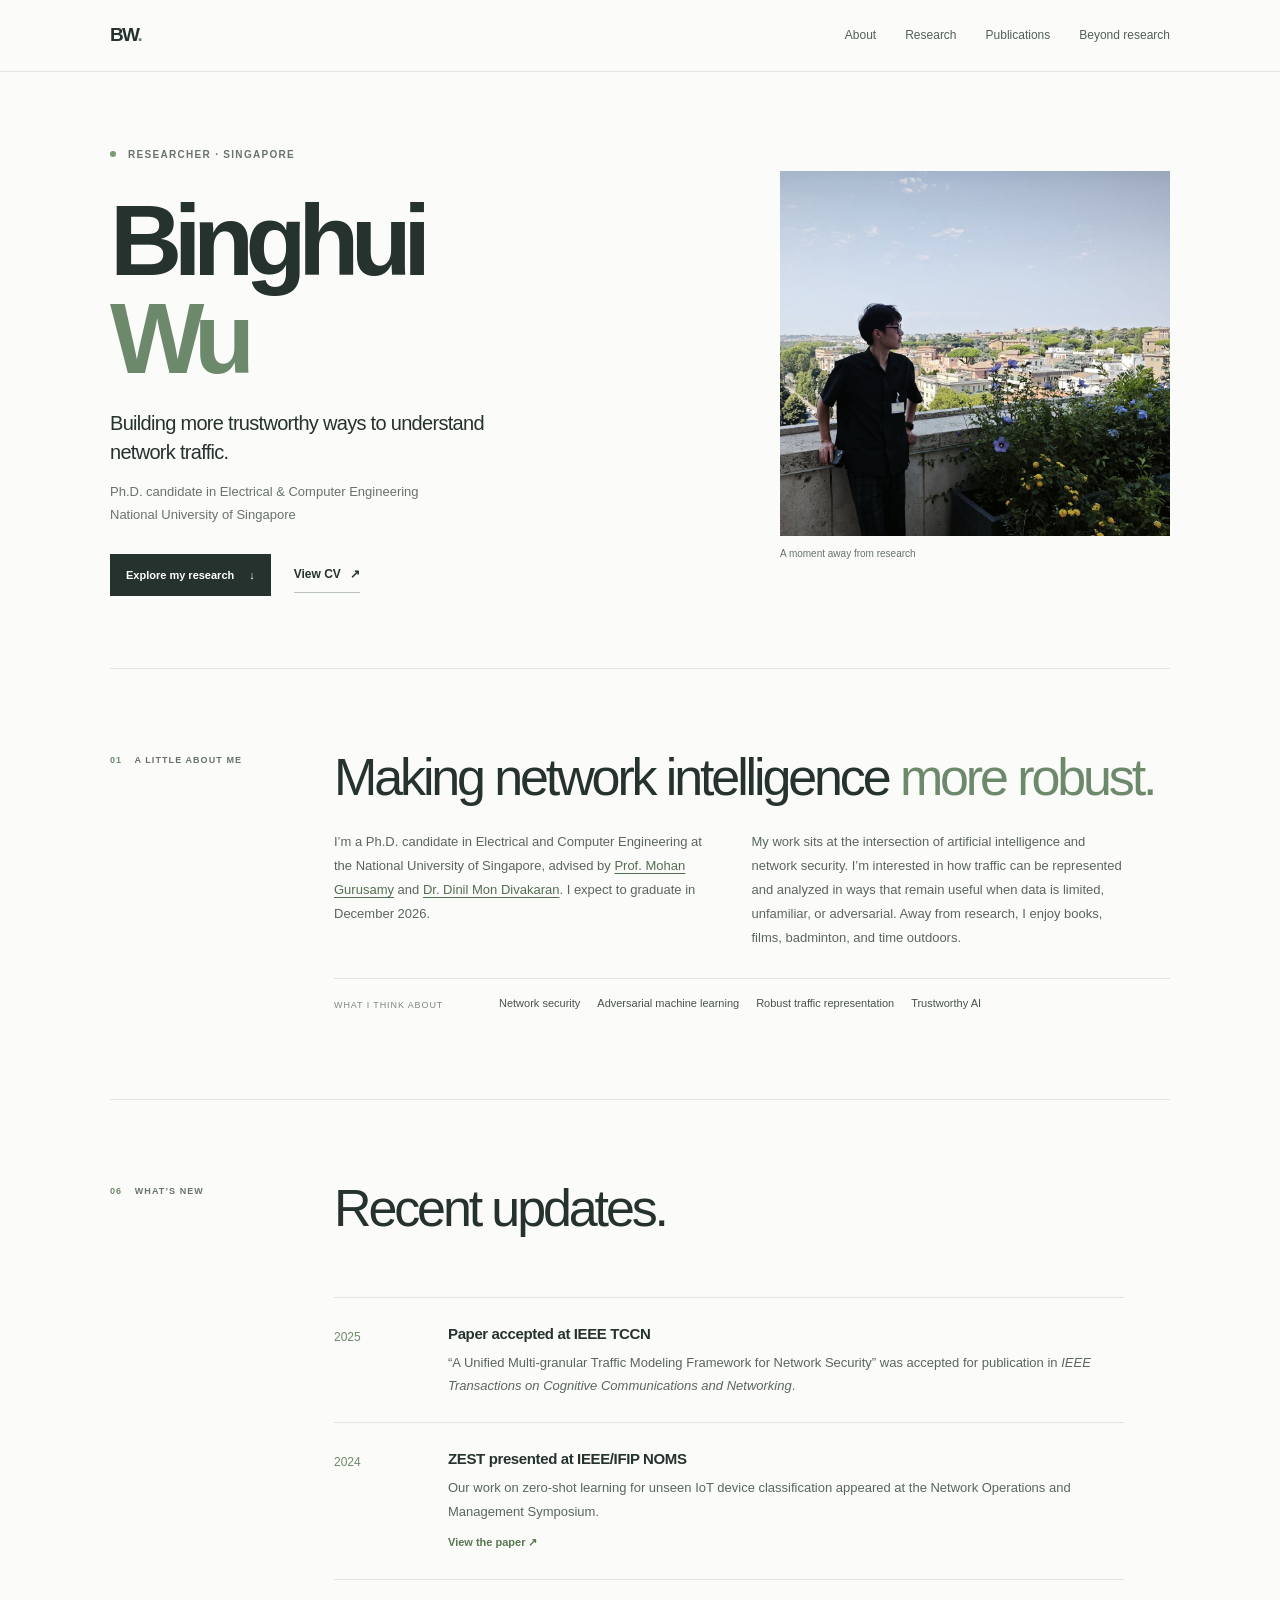
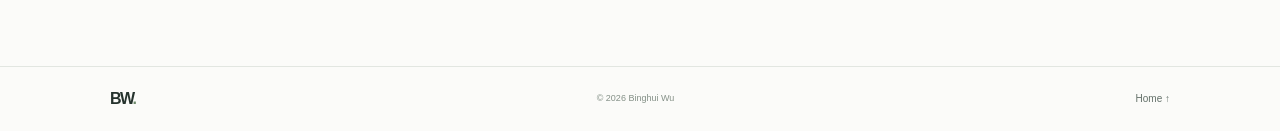
<file: index.html>
<!doctype html>
<html lang="en">
<head>
  <meta charset="utf-8">
  <meta name="viewport" content="width=device-width, initial-scale=1">
  <meta name="description" content="Binghui Wu is a Ph.D. candidate in Electrical and Computer Engineering at the National University of Singapore, researching AI and network security.">
  <meta property="og:type" content="website">
  <meta property="og:title" content="Binghui Wu — AI & Network Security">
  <meta property="og:description" content="Ph.D. candidate at the National University of Singapore researching AI, network security, and robust traffic representation learning.">
  <meta property="og:image" content="assets/images/profile.jpg">
  <meta name="theme-color" content="#fbfbf9">
  <title>Home — Binghui Wu</title>
  <link rel="icon" href="assets/images/favicon.png" type="image/png">
  <link rel="stylesheet" href="assets/css/site.css">
  <link rel="stylesheet" href="assets/css/overrides.css">
</head>
<body>
  <a class="skip-link" href="#main">Skip to content</a>
  <header class="site-header">
    <a class="wordmark" href="index.html#home" aria-label="Binghui Wu home">BW<span>.</span></a>
    <button class="menu-toggle" aria-expanded="false" aria-controls="site-nav" aria-label="Toggle navigation"><span></span><span></span></button>
    <nav id="site-nav" class="site-nav" aria-label="Main navigation">
      <a href="about.html">About</a><a href="research.html">Research</a><a href="publications.html">Publications</a><a href="beyond-research.html">Beyond research</a>
    </nav>
  </header>
  <main id="main">
    <section class="hero section-wrap" id="home" aria-labelledby="hero-title">
          <div class="hero-copy">
            <p class="eyebrow"><span class="status-dot"></span> Researcher · Singapore</p>
            <h1 id="hero-title">Binghui<br><span>Wu</span></h1>
            <p class="hero-lede">Building more trustworthy ways to understand network traffic.</p>
            <p class="hero-meta">Ph.D. candidate in Electrical &amp; Computer Engineering<br>National University of Singapore</p>
            <div class="hero-actions"><a class="button button-dark" href="research.html">Explore my research <span aria-hidden="true">↓</span></a><a class="text-link" href="assets/files/cv.pdf" target="_blank" rel="noopener">View CV <span aria-hidden="true">↗</span></a></div>
          </div>
          <div class="hero-visual">
            <div class="portrait-frame"><img src="assets/images/profile.jpg" alt="Binghui Wu" fetchpriority="high"></div>
            <div class="portrait-caption">A moment away from research</div>
          </div>
        </section>
    <section class="intro section-wrap section-block" id="about">
          <div class="section-label"><span>01</span> A little about me</div>
          <div class="intro-content">
            <h2>Making network intelligence <em>more robust.</em></h2>
            <div class="intro-columns"><p>I’m a Ph.D. candidate in Electrical and Computer Engineering at the National University of Singapore, advised by <a href="https://cde.nus.edu.sg/ece/staff/mohan-gurusamy/">Prof. Mohan Gurusamy</a> and <a href="https://www.dinil.net/">Dr. Dinil Mon Divakaran</a>. I expect to graduate in December 2026.</p><p>My work sits at the intersection of artificial intelligence and network security. I’m interested in how traffic can be represented and analyzed in ways that remain useful when data is limited, unfamiliar, or adversarial. Away from research, I enjoy books, films, badminton, and time outdoors.</p></div>
            <div class="interest-list"><span>What I think about</span><div><b>Network security</b><b>Adversarial machine learning</b><b>Robust traffic representation</b><b>Trustworthy AI</b></div></div>
          </div>
        </section>
    <section class="news-home section-wrap section-block" id="whats-new">
          <div class="section-label"><span>06</span> What’s New</div>
          <div class="news-content"><h2>Recent updates.</h2>
            <div class="news-list">
              <article class="news-item"><time datetime="2025">2025</time><div><h3>Paper accepted at IEEE TCCN</h3><p>“A Unified Multi-granular Traffic Modeling Framework for Network Security” was accepted for publication in <i>IEEE Transactions on Cognitive Communications and Networking</i>.</p></div></article>
              <article class="news-item"><time datetime="2024">2024</time><div><h3>ZEST presented at IEEE/IFIP NOMS</h3><p>Our work on zero-shot learning for unseen IoT device classification appeared at the Network Operations and Management Symposium.</p><a href="https://ieeexplore.ieee.org/abstract/document/10575079" target="_blank" rel="noopener">View the paper ↗</a></div></article>
            </div>
          </div>
        </section>
  </main>
  <footer class="site-footer"><a class="wordmark" href="index.html#home">BW<span>.</span></a><p>© <span id="year">2026</span> Binghui Wu</p><a href="index.html#home">Home ↑</a></footer>
  <script src="assets/js/site.js" defer></script>
</body>
</html>
</file>
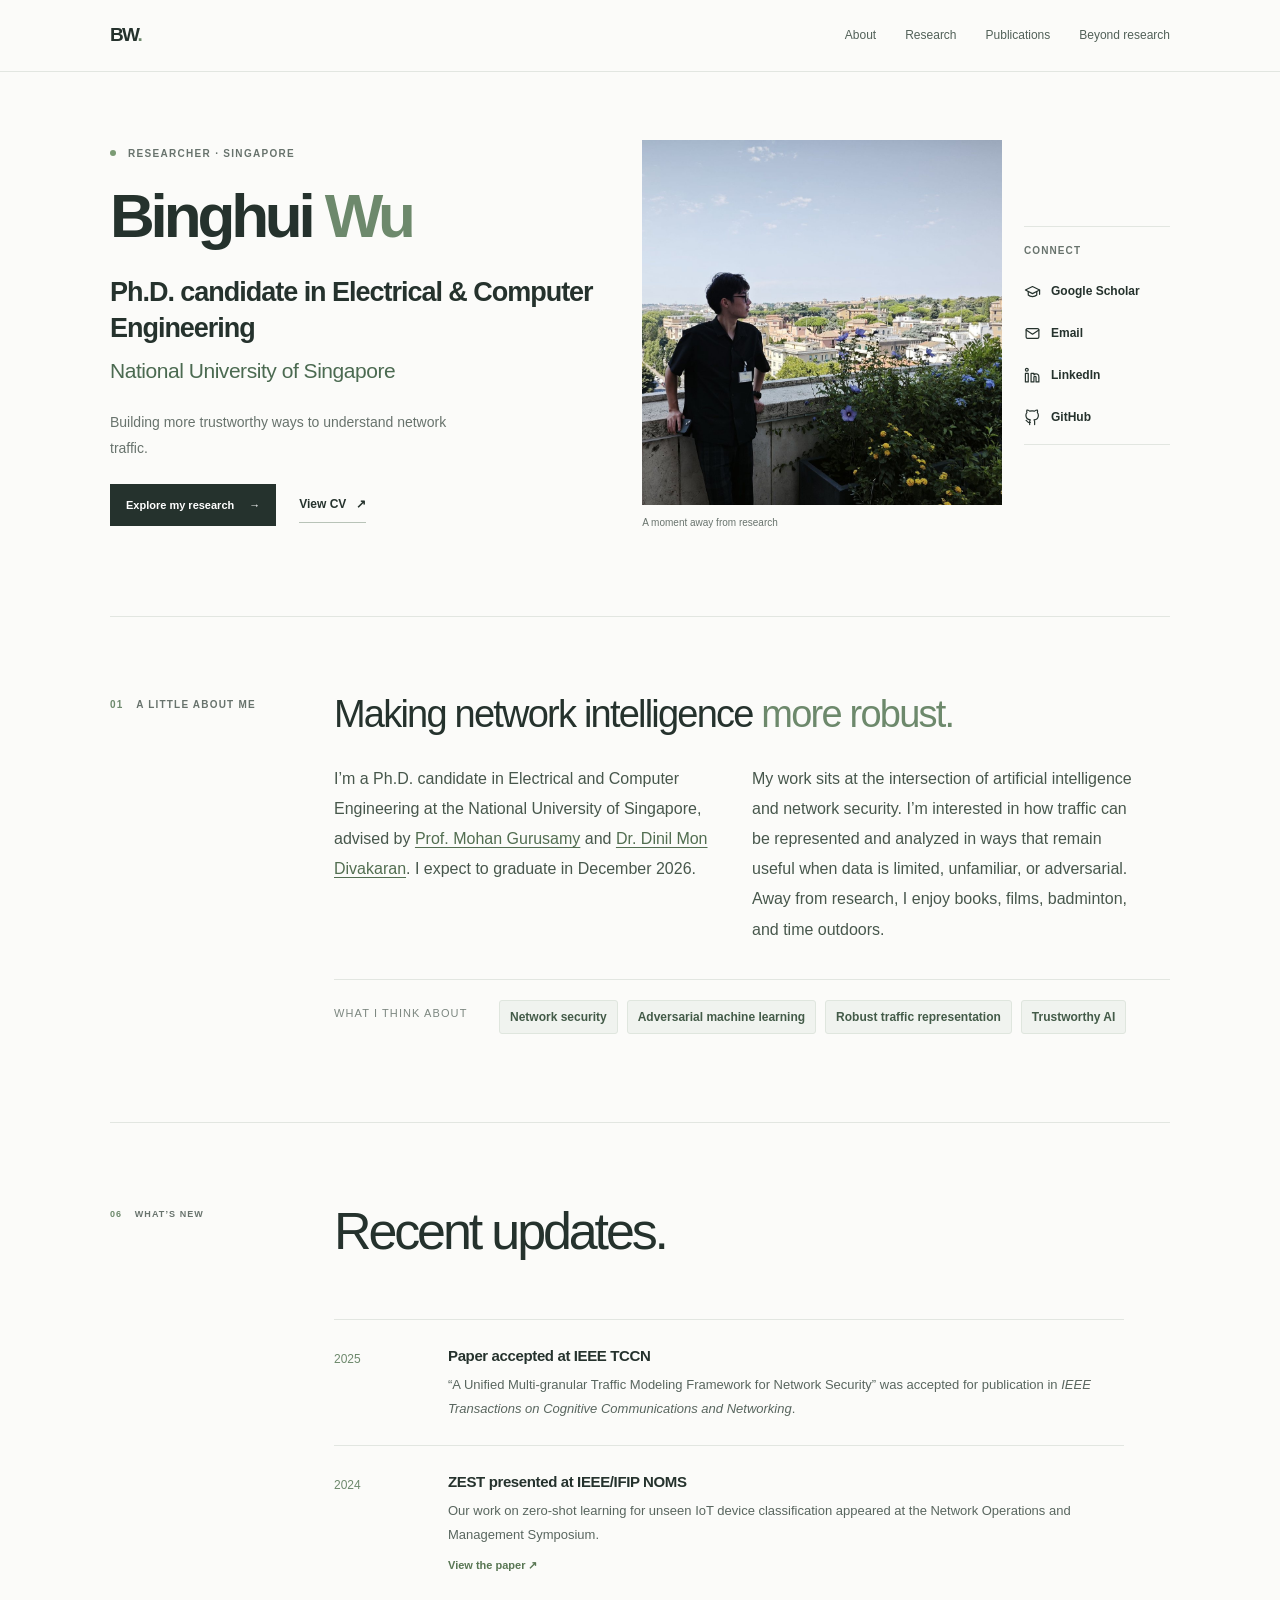
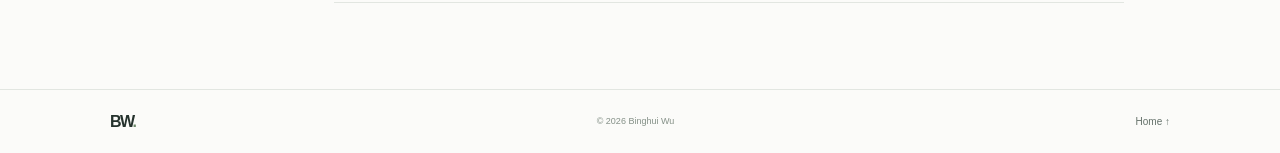
<file: about.html>
<!doctype html>
<html lang="en">
<head>
  <meta charset="utf-8">
  <meta name="viewport" content="width=device-width, initial-scale=1">
  <meta name="description" content="Binghui Wu is a Ph.D. candidate in Electrical and Computer Engineering at the National University of Singapore, researching AI and network security.">
  <meta property="og:type" content="website">
  <meta property="og:title" content="Binghui Wu — AI & Network Security">
  <meta property="og:description" content="Ph.D. candidate at the National University of Singapore researching AI, network security, and robust traffic representation learning.">
  <meta property="og:image" content="assets/images/profile.jpg">
  <meta name="theme-color" content="#fbfbf9">
  <title>About — Binghui Wu</title>
  <link rel="icon" href="assets/images/favicon.png" type="image/png">
  <link rel="stylesheet" href="assets/css/site.css">
  <link rel="stylesheet" href="assets/css/overrides.css">
  <!-- About page styles are embedded so replacing this single HTML file is enough. -->
  <style>
/* About-page-only layout and type adjustments. Kept separate so other pages stay unchanged. */
.about-hero {
  grid-template-columns: minmax(0, 1fr) minmax(0, 1.08fr);
  gap: clamp(25px, 3.4vw, 44px);
  min-height: 515px;
  padding-top: 68px;
  padding-bottom: 85px;
}

.about-hero .hero-copy { min-width: 0; }
.about-hero .hero-copy .eyebrow { margin: 0 0 22px; }
.about-hero h1 {
  font-size: clamp(45px, 5vw, 62px);
  line-height: 1.04;
  letter-spacing: -.067em;
  margin: 0 0 26px;
  font-weight: 600;
  white-space: nowrap;
}
.about-role {
  font-size: clamp(21px, 2.3vw, 27px);
  font-weight: 600;
  line-height: 1.35;
  letter-spacing: -.038em;
  max-width: 510px;
  margin: 0 0 9px;
}
.about-university {
  font-size: clamp(17px, 1.8vw, 21px);
  font-weight: 500;
  line-height: 1.45;
  letter-spacing: -.022em;
  color: #4b6a51;
  margin: 0;
}
.about-tagline {
  font-size: 14px;
  line-height: 1.8;
  color: var(--muted);
  max-width: 360px;
  margin: 24px 0 0;
}
.about-hero .hero-actions { margin-top: 23px; }
.about-hero-visual {
  display: grid;
  grid-template-columns: minmax(0, 1fr) 146px;
  gap: 22px;
  width: 100%;
  max-width: none;
  align-items: center;
  justify-self: stretch;
}
.about-photo { min-width: 0; }
.about-hero-visual .portrait-frame { height: 365px; }
.about-social {
  min-width: 0;
  align-self: center;
  border-top: 1px solid var(--line);
  border-bottom: 1px solid var(--line);
  padding: 15px 0 8px;
}
.about-social-heading {
  color: var(--muted);
  font-size: 10px;
  font-weight: 650;
  text-transform: uppercase;
  letter-spacing: .11em;
  margin: 0 0 13px;
}
.about-social-links { display: grid; gap: 4px; }
.about-social-links a {
  display: flex;
  align-items: center;
  gap: 10px;
  min-height: 38px;
  color: var(--ink);
  font-size: 12px;
  font-weight: 550;
  line-height: 1.35;
  transition: color .2s ease;
}
.about-social-links a:hover,
.about-social-links a:focus-visible { color: var(--accent); }
.about-social-links svg {
  flex: none;
  width: 17px;
  height: 17px;
  fill: none;
  stroke: currentColor;
  stroke-width: 1.7;
  stroke-linecap: round;
  stroke-linejoin: round;
}
.about-social-links a:focus-visible { outline: 2px solid var(--accent); outline-offset: 3px; }

/* More readable biography, with less visually dominant headings. */
.about-intro { padding-top: 74px; padding-bottom: 88px; }
.about-intro .section-label { font-size: 10px; }
.about-intro .intro-content h2 {
  font-size: clamp(30px, 3.3vw, 38px);
  max-width: 670px;
  line-height: 1.24;
  letter-spacing: -.047em;
}
.about-intro .intro-columns { margin-top: 26px; gap: 36px; }
.about-intro .intro-columns p {
  font-size: 16px;
  line-height: 1.88;
  color: #47574c;
}
.about-intro .interest-list { margin-top: 34px; padding-top: 20px; }
.about-intro .interest-list > span { font-size: 11px; }
.about-intro .interest-list div { gap: 9px; }
.about-intro .interest-list b {
  font-size: 12px;
  line-height: 1.5;
  font-weight: 550;
  color: #435b48;
  background: var(--soft);
  padding: 7px 10px;
  border: 1px solid #dfe6de;
  border-radius: 3px;
}

@media (max-width: 950px) {
  .about-hero { grid-template-columns: 1fr; gap: 38px; padding-top: 60px; padding-bottom: 66px; }
  .about-hero h1 { font-size: clamp(48px, 7vw, 62px); }
  .about-role { font-size: clamp(22px, 3.2vw, 27px); max-width: 630px; }
  .about-university { font-size: 20px; }
  .about-hero-visual { max-width: 690px; grid-template-columns: minmax(0, 1fr) 165px; gap: 26px; }
  .about-hero-visual .portrait-frame { height: 390px; }
}

@media (max-width: 600px) {
  .about-hero { padding-top: 44px; padding-bottom: 60px; gap: 30px; }
  .about-hero h1 { font-size: clamp(42px, 10vw, 58px); margin-bottom: 20px; }
  .about-role { font-size: 23px; }
  .about-university { font-size: 18px; }
  .about-tagline { margin-top: 18px; }
  .about-hero .hero-actions { flex-wrap: wrap; gap: 12px 23px; }
  .about-hero-visual { grid-template-columns: minmax(0, 1fr) 135px; gap: 16px; }
  .about-hero-visual .portrait-frame { height: 315px; }
  .about-social-links a { font-size: 11px; gap: 7px; }
  .about-social-links svg { width: 16px; height: 16px; }
  .about-intro { padding-top: 58px; padding-bottom: 64px; }
  .about-intro .intro-content h2 { font-size: 32px; }
  .about-intro .intro-columns { gap: 19px; }
  .about-intro .intro-columns p { font-size: 16px; }
  .about-intro .interest-list { margin-top: 27px; }
}

@media (max-width: 450px) {
  .about-hero-visual { grid-template-columns: 1fr; gap: 22px; }
  .about-hero-visual .portrait-frame { height: 340px; }
  .about-social { padding: 14px 0 12px; }
  .about-social-links { grid-template-columns: repeat(2, minmax(0, 1fr)); gap: 5px 10px; }
  .about-social-links a { font-size: 13px; }
  .about-social-heading { margin-bottom: 8px; }
}

  </style>
</head>
<body>
  <a class="skip-link" href="#main">Skip to content</a>
  <header class="site-header">
    <a class="wordmark" href="index.html#home" aria-label="Binghui Wu home">BW<span>.</span></a>
    <button class="menu-toggle" aria-expanded="false" aria-controls="site-nav" aria-label="Toggle navigation"><span></span><span></span></button>
    <nav id="site-nav" class="site-nav" aria-label="Main navigation">
      <a href="about.html" aria-current="page">About</a><a href="research.html">Research</a><a href="publications.html">Publications</a><a href="beyond-research.html">Beyond research</a>
    </nav>
  </header>
  <main id="main">
    <section class="hero about-hero section-wrap" id="home" aria-labelledby="hero-title">
      <div class="hero-copy">
        <p class="eyebrow"><span class="status-dot"></span> Researcher · Singapore</p>
        <h1 id="hero-title">Binghui <span>Wu</span></h1>
        <p class="about-role">Ph.D. candidate in Electrical &amp; Computer Engineering</p>
        <p class="about-university">National University of Singapore</p>
        <p class="about-tagline">Building more trustworthy ways to understand network traffic.</p>
        <div class="hero-actions">
          <a class="button button-dark" href="research.html">Explore my research <span aria-hidden="true">→</span></a>
          <a class="text-link" href="assets/files/cv.pdf" target="_blank" rel="noopener">View CV <span aria-hidden="true">↗</span></a>
        </div>
      </div>
      <div class="hero-visual about-hero-visual">
        <div class="about-photo">
          <div class="portrait-frame"><img src="assets/images/profile.jpg" alt="Portrait of Binghui Wu" fetchpriority="high"></div>
          <div class="portrait-caption">A moment away from research</div>
        </div>
        <aside class="about-social" aria-label="Contact and online profiles">
          <p class="about-social-heading">Connect</p>
          <div class="about-social-links">
            <a href="https://scholar.google.com/citations?hl=zh-CN&amp;user=BtQr_bcAAAAJ" target="_blank" rel="noopener noreferrer">
              <svg viewBox="0 0 24 24" aria-hidden="true"><path d="m2 10 10-5 10 5-10 5-10-5Z"/><path d="M6 12v5c3 3 9 3 12 0v-5"/><path d="M22 10v6"/></svg>
              <span>Google Scholar</span>
            </a>
            <a href="mailto:binghuiwu@u.nus.edu">
              <svg viewBox="0 0 24 24" aria-hidden="true"><rect x="3" y="5" width="18" height="14" rx="2"/><path d="m3 7 9 6 9-6"/></svg>
              <span>Email</span>
            </a>
            <a href="https://www.linkedin.com/in/binghui-wu-83883718a/" target="_blank" rel="noopener noreferrer">
              <svg viewBox="0 0 24 24" aria-hidden="true"><rect x="2" y="9" width="4" height="12"/><circle cx="4" cy="4" r="2"/><path d="M10 21v-12h4v2a4 4 0 0 1 7 3v7h-4v-7a2 2 0 0 0-3 0v7Z"/></svg>
              <span>LinkedIn</span>
            </a>
            <a href="https://github.com/Binghui99" target="_blank" rel="noopener noreferrer">
              <svg viewBox="0 0 24 24" aria-hidden="true"><path d="M9 19c-4.3 1.4-4.3-2.5-6-3m12 6v-3.9a3.4 3.4 0 0 0-.9-2.65c3-.35 6.2-1.47 6.2-6.8A5.28 5.28 0 0 0 18.9 5a4.9 4.9 0 0 0-.1-3.5S17.6 1.1 15 3a13.4 13.4 0 0 0-7 0C5.4 1.1 4.2 1.5 4.2 1.5A4.9 4.9 0 0 0 4.1 5a5.28 5.28 0 0 0-1.4 3.65c0 5.3 3.2 6.45 6.2 6.8A3.4 3.4 0 0 0 8 18.1V22"/></svg>
              <span>GitHub</span>
            </a>
          </div>
        </aside>
      </div>
    </section>
    <section class="intro about-intro section-wrap section-block" id="about">
          <div class="section-label"><span>01</span> A little about me</div>
          <div class="intro-content">
            <h2>Making network intelligence <em>more robust.</em></h2>
            <div class="intro-columns"><p>I’m a Ph.D. candidate in Electrical and Computer Engineering at the National University of Singapore, advised by <a href="https://cde.nus.edu.sg/ece/staff/mohan-gurusamy/">Prof. Mohan Gurusamy</a> and <a href="https://www.dinil.net/">Dr. Dinil Mon Divakaran</a>. I expect to graduate in December 2026.</p><p>My work sits at the intersection of artificial intelligence and network security. I’m interested in how traffic can be represented and analyzed in ways that remain useful when data is limited, unfamiliar, or adversarial. Away from research, I enjoy books, films, badminton, and time outdoors.</p></div>
            <div class="interest-list"><span>What I think about</span><div><b>Network security</b><b>Adversarial machine learning</b><b>Robust traffic representation</b><b>Trustworthy AI</b></div></div>
          </div>
        </section>
    <section class="news-home section-wrap section-block" id="whats-new">
          <div class="section-label"><span>06</span> What’s New</div>
          <div class="news-content"><h2>Recent updates.</h2>
            <div class="news-list">
              <article class="news-item"><time datetime="2025">2025</time><div><h3>Paper accepted at IEEE TCCN</h3><p>“A Unified Multi-granular Traffic Modeling Framework for Network Security” was accepted for publication in <i>IEEE Transactions on Cognitive Communications and Networking</i>.</p></div></article>
              <article class="news-item"><time datetime="2024">2024</time><div><h3>ZEST presented at IEEE/IFIP NOMS</h3><p>Our work on zero-shot learning for unseen IoT device classification appeared at the Network Operations and Management Symposium.</p><a href="https://ieeexplore.ieee.org/abstract/document/10575079" target="_blank" rel="noopener">View the paper ↗</a></div></article>
            </div>
          </div>
        </section>
  </main>
  <footer class="site-footer"><a class="wordmark" href="index.html#home">BW<span>.</span></a><p>© <span id="year">2026</span> Binghui Wu</p><a href="index.html#home">Home ↑</a></footer>
  <script src="assets/js/site.js" defer></script>
</body>
</html>
</file>
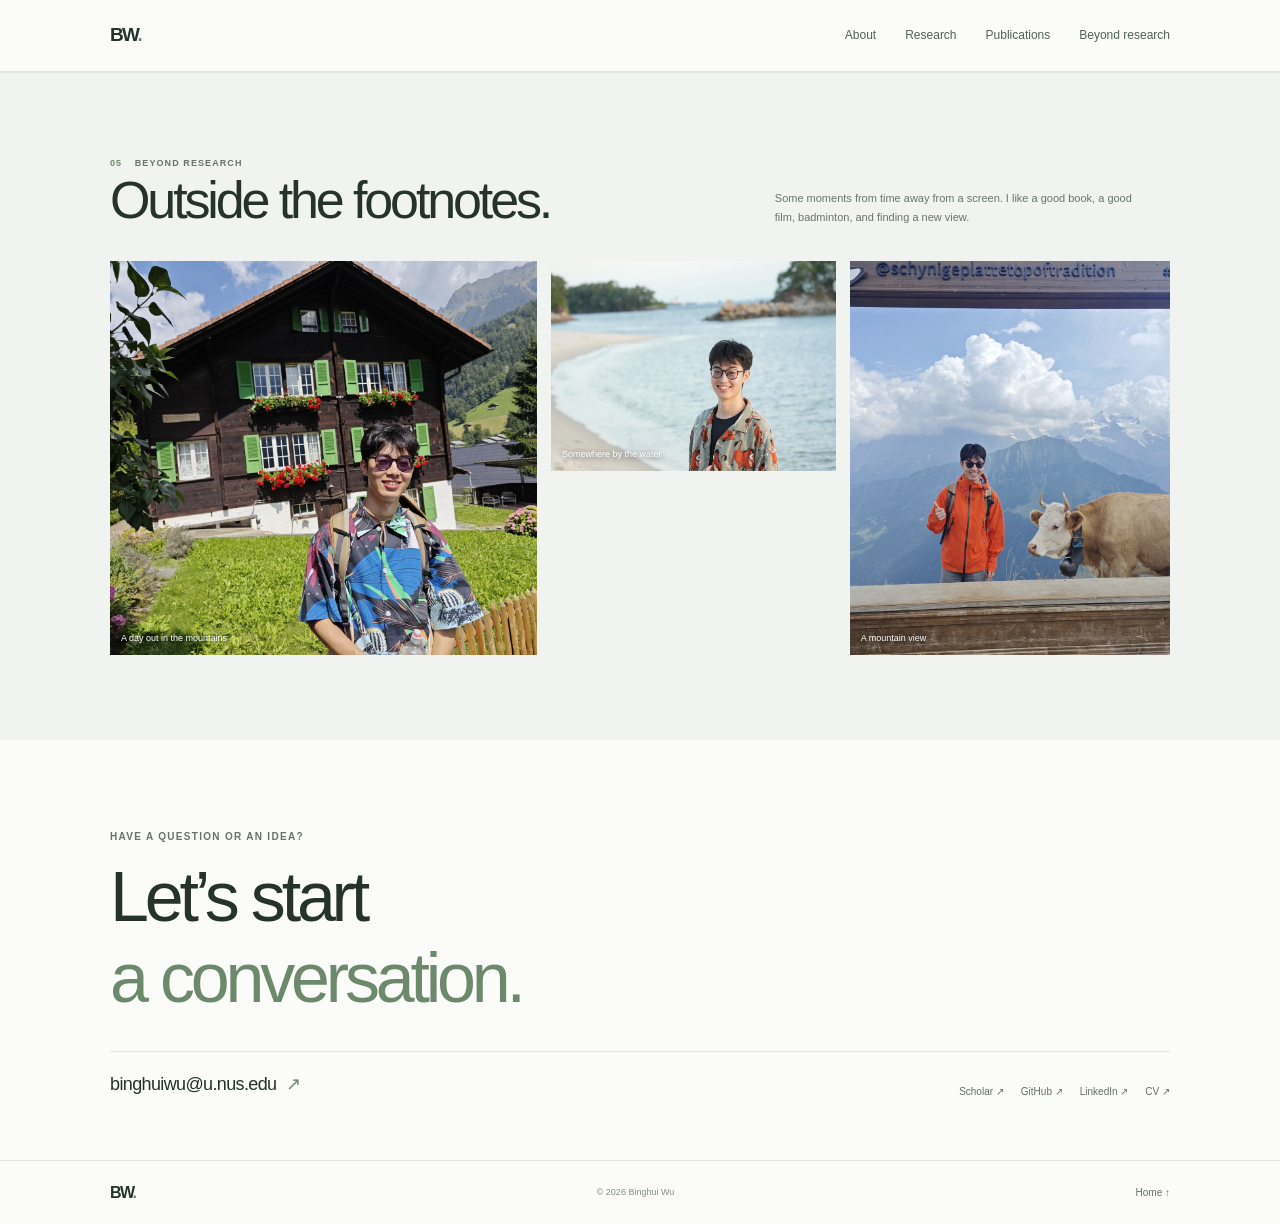
<file: beyond-research.html>
<!doctype html>
<html lang="en">
<head>
  <meta charset="utf-8">
  <meta name="viewport" content="width=device-width, initial-scale=1">
  <meta name="description" content="Binghui Wu is a Ph.D. candidate in Electrical and Computer Engineering at the National University of Singapore, researching AI and network security.">
  <meta property="og:type" content="website">
  <meta property="og:title" content="Binghui Wu — AI & Network Security">
  <meta property="og:description" content="Ph.D. candidate at the National University of Singapore researching AI, network security, and robust traffic representation learning.">
  <meta property="og:image" content="assets/images/profile.jpg">
  <meta name="theme-color" content="#fbfbf9">
  <title>Beyond research — Binghui Wu</title>
  <link rel="icon" href="assets/images/favicon.png" type="image/png">
  <link rel="stylesheet" href="assets/css/site.css">
  <link rel="stylesheet" href="assets/css/overrides.css">
</head>
<body>
  <a class="skip-link" href="#main">Skip to content</a>
  <header class="site-header">
    <a class="wordmark" href="index.html#home" aria-label="Binghui Wu home">BW<span>.</span></a>
    <button class="menu-toggle" aria-expanded="false" aria-controls="site-nav" aria-label="Toggle navigation"><span></span><span></span></button>
    <nav id="site-nav" class="site-nav" aria-label="Main navigation">
      <a href="about.html">About</a><a href="research.html">Research</a><a href="publications.html">Publications</a><a href="beyond-research.html" aria-current="page">Beyond research</a>
    </nav>
  </header>
  <main id="main">
    <section class="life section-block" id="life"><div class="section-wrap"><div class="section-label"><span>05</span> Beyond research</div><div class="life-heading"><h2>Outside the footnotes.</h2><p>Some moments from time away from a screen. I like a good book, a good film, badminton, and finding a new view.</p></div><div class="photo-grid"><figure class="photo photo-wide"><img src="assets/images/travel-alpine.jpg" loading="lazy" alt="A mountain village during a trip"><figcaption>A day out in the mountains</figcaption></figure><figure class="photo"><img src="assets/images/travel-coast.jpg" loading="lazy" alt="Standing by a quiet coastline"><figcaption>Somewhere by the water</figcaption></figure><figure class="photo photo-tall"><img src="assets/images/travel-window.jpg" loading="lazy" alt="A mountain view framed by a window"><figcaption>A mountain view</figcaption></figure></div></div></section>
    <section class="contact section-wrap" id="contact"><div class="contact-top"><p class="eyebrow">Have a question or an idea?</p><h2>Let’s start<br><em>a conversation.</em></h2></div><div class="contact-bottom"><a class="email-link" href="mailto:binghuiwu@u.nus.edu">binghuiwu@u.nus.edu <span aria-hidden="true">↗</span></a><div class="social-links"><a href="https://scholar.google.com/citations?hl=zh-CN&user=BtQr_bcAAAAJ" target="_blank" rel="noopener">Scholar ↗</a><a href="https://github.com/Binghui99" target="_blank" rel="noopener">GitHub ↗</a><a href="https://www.linkedin.com/in/binghui-wu-83883718a/" target="_blank" rel="noopener">LinkedIn ↗</a><a href="assets/files/cv.pdf" target="_blank" rel="noopener">CV ↗</a></div></div></section>
  </main>
  <footer class="site-footer"><a class="wordmark" href="index.html#home">BW<span>.</span></a><p>© <span id="year">2026</span> Binghui Wu</p><a href="index.html#home">Home ↑</a></footer>
  <script src="assets/js/site.js" defer></script>
</body>
</html>
</file>
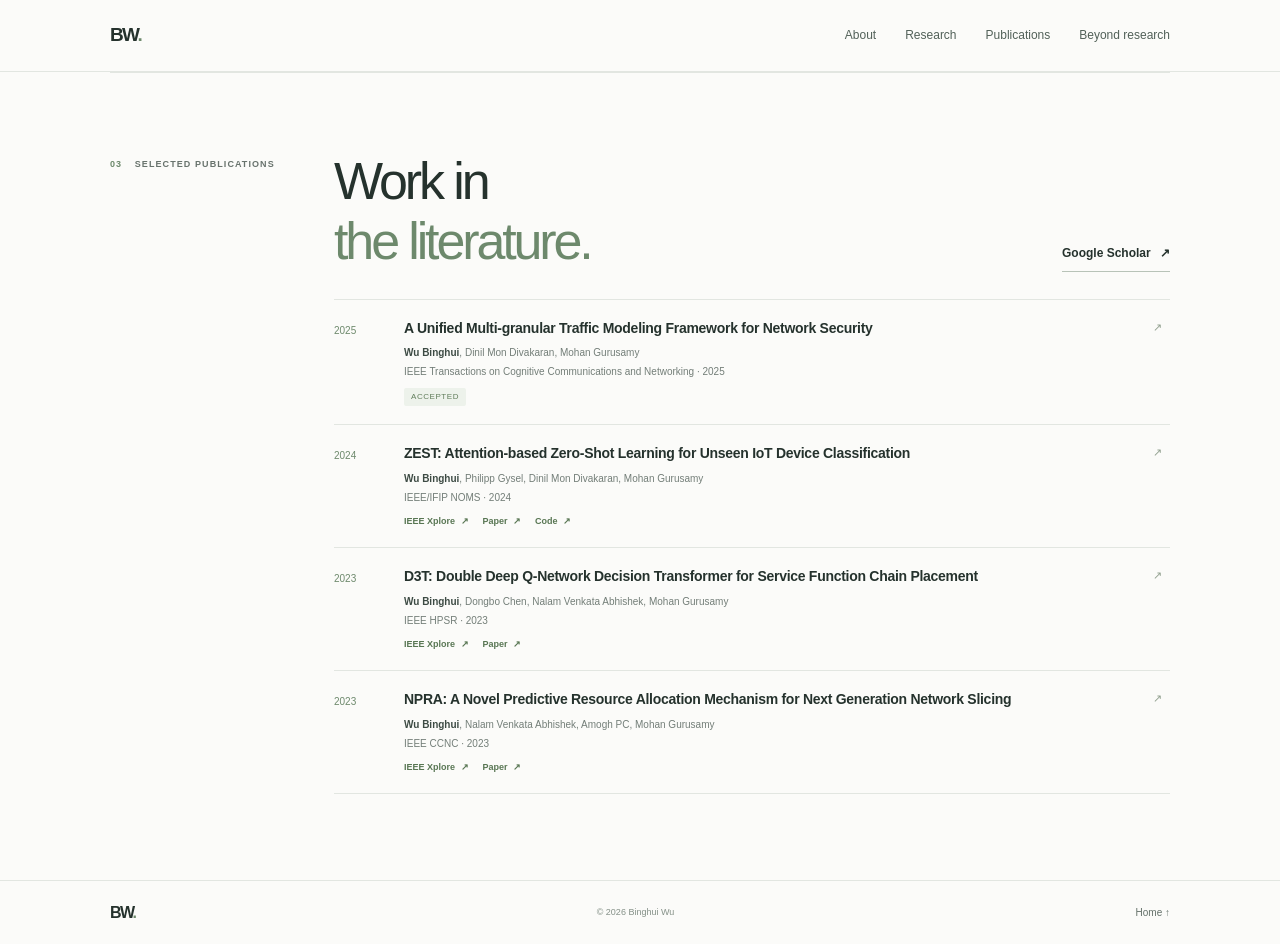
<file: publications.html>
<!doctype html>
<html lang="en">
<head>
  <meta charset="utf-8">
  <meta name="viewport" content="width=device-width, initial-scale=1">
  <meta name="description" content="Binghui Wu is a Ph.D. candidate in Electrical and Computer Engineering at the National University of Singapore, researching AI and network security.">
  <meta property="og:type" content="website">
  <meta property="og:title" content="Binghui Wu — AI & Network Security">
  <meta property="og:description" content="Ph.D. candidate at the National University of Singapore researching AI, network security, and robust traffic representation learning.">
  <meta property="og:image" content="assets/images/profile.jpg">
  <meta name="theme-color" content="#fbfbf9">
  <title>Publications — Binghui Wu</title>
  <link rel="icon" href="assets/images/favicon.png" type="image/png">
  <link rel="stylesheet" href="assets/css/site.css">
  <link rel="stylesheet" href="assets/css/overrides.css">
</head>
<body>
  <a class="skip-link" href="#main">Skip to content</a>
  <header class="site-header">
    <a class="wordmark" href="index.html#home" aria-label="Binghui Wu home">BW<span>.</span></a>
    <button class="menu-toggle" aria-expanded="false" aria-controls="site-nav" aria-label="Toggle navigation"><span></span><span></span></button>
    <nav id="site-nav" class="site-nav" aria-label="Main navigation">
      <a href="about.html">About</a><a href="research.html">Research</a><a href="publications.html" aria-current="page">Publications</a><a href="beyond-research.html">Beyond research</a>
    </nav>
  </header>
  <main id="main">
    <section class="publications section-wrap section-block" id="publications">
          <div class="section-label"><span>03</span> Selected publications</div>
          <div class="pub-content"><div class="pub-heading"><h2>Work in<br><em>the literature.</em></h2><a class="text-link" href="https://scholar.google.com/citations?hl=zh-CN&user=BtQr_bcAAAAJ" target="_blank" rel="noopener">Google Scholar <span aria-hidden="true">↗</span></a></div>
            <div class="pub-list">
              <article class="pub-item"><div class="pub-year">2025</div><div><h3>A Unified Multi-granular Traffic Modeling Framework for Network Security</h3><p class="authors"><strong>Wu Binghui</strong>, Dinil Mon Divakaran, Mohan Gurusamy</p><p class="venue">IEEE Transactions on Cognitive Communications and Networking · 2025</p><div class="pub-links"><span class="status-pill">Accepted</span></div></div><span class="pub-arrow" aria-hidden="true">↗</span></article>
              <article class="pub-item"><div class="pub-year">2024</div><div><h3>ZEST: Attention-based Zero-Shot Learning for Unseen IoT Device Classification</h3><p class="authors"><strong>Wu Binghui</strong>, Philipp Gysel, Dinil Mon Divakaran, Mohan Gurusamy</p><p class="venue">IEEE/IFIP NOMS · 2024</p><div class="pub-links"><a href="https://ieeexplore.ieee.org/abstract/document/10575079" target="_blank" rel="noopener">IEEE Xplore <span>↗</span></a><a href="https://drive.google.com/file/d/1yF6F47R_1AhOs3sw8REVj_S2_5bEqUSz/view?usp=sharing" target="_blank" rel="noopener">Paper <span>↗</span></a><a href="https://github.com/Binghui99/ZEST" target="_blank" rel="noopener">Code <span>↗</span></a></div></div><span class="pub-arrow" aria-hidden="true">↗</span></article>
              <article class="pub-item"><div class="pub-year">2023</div><div><h3>D3T: Double Deep Q-Network Decision Transformer for Service Function Chain Placement</h3><p class="authors"><strong>Wu Binghui</strong>, Dongbo Chen, Nalam Venkata Abhishek, Mohan Gurusamy</p><p class="venue">IEEE HPSR · 2023</p><div class="pub-links"><a href="https://ieeexplore.ieee.org/abstract/document/10147969" target="_blank" rel="noopener">IEEE Xplore <span>↗</span></a><a href="https://drive.google.com/file/d/1nPp_TBMvYnbv_Ms6Vg-HLodOGQWHWRjj/view?usp=sharing" target="_blank" rel="noopener">Paper <span>↗</span></a></div></div><span class="pub-arrow" aria-hidden="true">↗</span></article>
              <article class="pub-item"><div class="pub-year">2023</div><div><h3>NPRA: A Novel Predictive Resource Allocation Mechanism for Next Generation Network Slicing</h3><p class="authors"><strong>Wu Binghui</strong>, Nalam Venkata Abhishek, Amogh PC, Mohan Gurusamy</p><p class="venue">IEEE CCNC · 2023</p><div class="pub-links"><a href="https://ieeexplore.ieee.org/abstract/document/10060670" target="_blank" rel="noopener">IEEE Xplore <span>↗</span></a><a href="https://drive.google.com/file/d/1MdcpmFcZ2j7lDfg23bHDKtgZEfKouFe-/view?usp=sharing" target="_blank" rel="noopener">Paper <span>↗</span></a></div></div><span class="pub-arrow" aria-hidden="true">↗</span></article>
            </div>
          </div>
        </section>
  </main>
  <footer class="site-footer"><a class="wordmark" href="index.html#home">BW<span>.</span></a><p>© <span id="year">2026</span> Binghui Wu</p><a href="index.html#home">Home ↑</a></footer>
  <script src="assets/js/site.js" defer></script>
</body>
</html>
</file>
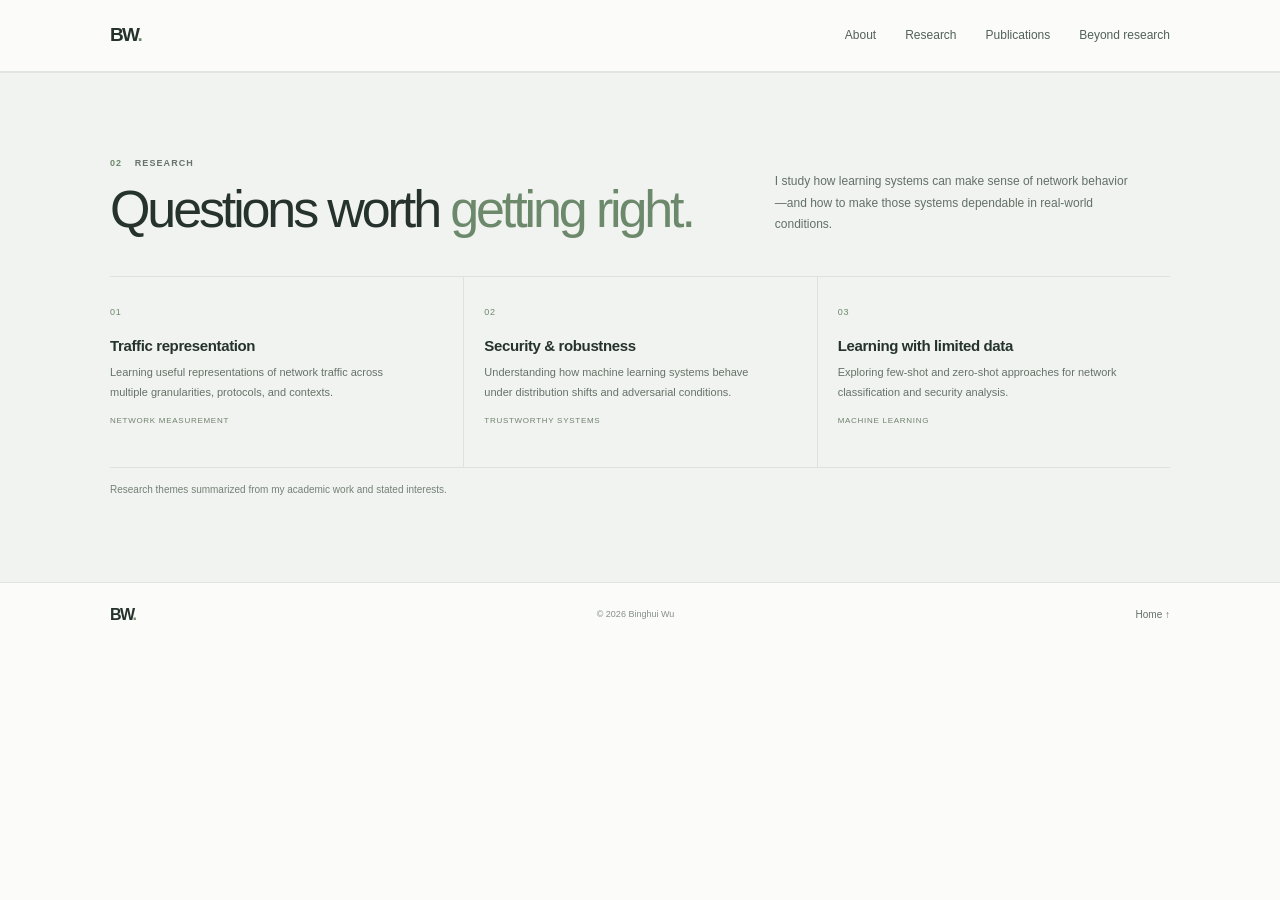
<file: research.html>
<!doctype html>
<html lang="en">
<head>
  <meta charset="utf-8">
  <meta name="viewport" content="width=device-width, initial-scale=1">
  <meta name="description" content="Binghui Wu is a Ph.D. candidate in Electrical and Computer Engineering at the National University of Singapore, researching AI and network security.">
  <meta property="og:type" content="website">
  <meta property="og:title" content="Binghui Wu — AI & Network Security">
  <meta property="og:description" content="Ph.D. candidate at the National University of Singapore researching AI, network security, and robust traffic representation learning.">
  <meta property="og:image" content="assets/images/profile.jpg">
  <meta name="theme-color" content="#fbfbf9">
  <title>Research — Binghui Wu</title>
  <link rel="icon" href="assets/images/favicon.png" type="image/png">
  <link rel="stylesheet" href="assets/css/site.css">
  <link rel="stylesheet" href="assets/css/overrides.css">
</head>
<body>
  <a class="skip-link" href="#main">Skip to content</a>
  <header class="site-header">
    <a class="wordmark" href="index.html#home" aria-label="Binghui Wu home">BW<span>.</span></a>
    <button class="menu-toggle" aria-expanded="false" aria-controls="site-nav" aria-label="Toggle navigation"><span></span><span></span></button>
    <nav id="site-nav" class="site-nav" aria-label="Main navigation">
      <a href="about.html">About</a><a href="research.html" aria-current="page">Research</a><a href="publications.html">Publications</a><a href="beyond-research.html">Beyond research</a>
    </nav>
  </header>
  <main id="main">
    <section class="research" id="research">
          <div class="section-wrap"><div class="section-label"><span>02</span> Research</div><div class="research-heading"><h2>Questions worth <em>getting right.</em></h2><p>I study how learning systems can make sense of network behavior—and how to make those systems dependable in real-world conditions.</p></div>
            <div class="research-grid">
              <article class="research-card"><span class="card-index">01</span><div class="card-icon" aria-hidden="true">⌁</div><h3>Traffic representation</h3><p>Learning useful representations of network traffic across multiple granularities, protocols, and contexts.</p><span class="card-tag">Network measurement</span></article>
              <article class="research-card"><span class="card-index">02</span><div class="card-icon" aria-hidden="true">◎</div><h3>Security &amp; robustness</h3><p>Understanding how machine learning systems behave under distribution shifts and adversarial conditions.</p><span class="card-tag">Trustworthy systems</span></article>
              <article class="research-card"><span class="card-index">03</span><div class="card-icon" aria-hidden="true">✳</div><h3>Learning with limited data</h3><p>Exploring few-shot and zero-shot approaches for network classification and security analysis.</p><span class="card-tag">Machine learning</span></article>
            </div>
            <p class="research-note">Research themes summarized from my academic work and stated interests.</p>
          </div>
        </section>
  </main>
  <footer class="site-footer"><a class="wordmark" href="index.html#home">BW<span>.</span></a><p>© <span id="year">2026</span> Binghui Wu</p><a href="index.html#home">Home ↑</a></footer>
  <script src="assets/js/site.js" defer></script>
</body>
</html>
</file>
<file: assets/css/site.css>
:root{--paper:#fbfbf9;--ink:#25322d;--muted:#68736d;--line:#e2e6e1;--accent:#6d896c;--soft:#f0f3ef;--sans:Inter,-apple-system,BlinkMacSystemFont,"Segoe UI",Arial,sans-serif}*{box-sizing:border-box}html{scroll-behavior:smooth;scroll-padding-top:82px}body{margin:0;background:var(--paper);color:var(--ink);font:16px/1.7 var(--sans);-webkit-font-smoothing:antialiased}a{color:inherit;text-decoration:none}.skip-link{position:absolute;left:-999px;top:0;background:#fff;padding:10px;z-index:20}.skip-link:focus{left:10px}.section-wrap{width:min(1060px,calc(100% - 64px));margin-inline:auto}.site-header{height:72px;padding:0 max(32px,calc((100vw - 1060px)/2));display:flex;align-items:center;justify-content:space-between;border-bottom:1px solid var(--line);position:sticky;top:0;background:rgba(251,251,249,.96);z-index:10}.wordmark{font-size:19px;font-weight:700;letter-spacing:-1.6px}.wordmark span{color:var(--accent)}.site-nav{display:flex;align-items:center;gap:29px;font-size:12px;color:#526159}.site-nav a:hover,.text-link:hover,.social-links a:hover{color:var(--accent)}.nav-contact{border-bottom:1px solid #9eae9d;padding-bottom:2px}.nav-contact span{padding-left:5px}.menu-toggle{display:none}.hero{min-height:540px;display:grid;grid-template-columns:1fr .82fr;align-items:center;gap:60px;padding-top:64px;padding-bottom:72px}.eyebrow{text-transform:uppercase;letter-spacing:.13em;font-size:10px;font-weight:600;color:var(--muted)}.status-dot{width:6px;height:6px;background:#7b9b74;border-radius:50%;display:inline-block;margin-right:8px;vertical-align:1px}.hero h1{font-size:clamp(66px,8.2vw,100px);font-weight:600;line-height:.98;letter-spacing:-.085em;margin:28px 0 22px}.hero h1 span{color:var(--accent)}.hero-lede{font-size:20px;line-height:1.45;font-weight:500;max-width:410px;letter-spacing:-.035em;margin:0 0 13px}.hero-meta{font-size:13px;line-height:1.8;color:var(--muted);margin:0}.hero-actions{display:flex;align-items:center;gap:23px;margin-top:27px}.button{display:inline-flex;align-items:center;gap:15px;padding:11px 15px;font-size:11px;font-weight:600;border:1px solid var(--ink);transition:background .2s,color .2s}.button-dark{background:var(--ink);color:white}.button-dark:hover{background:#445b4b}.text-link{font-size:12px;font-weight:600;border-bottom:1px solid #b8c3b8;padding:7px 0}.text-link span{padding-left:6px}.hero-visual{width:100%;max-width:390px;justify-self:end}.portrait-frame{height:365px;overflow:hidden;background:#e6e9e5}.portrait-frame img{width:100%;height:100%;object-fit:cover;object-position:center 45%;display:block}.portrait-caption{font-size:10px;color:var(--muted);padding-top:9px}.section-block{padding-top:79px;padding-bottom:86px;border-top:1px solid var(--line);display:grid;grid-template-columns:190px 1fr;gap:34px}.section-label{text-transform:uppercase;letter-spacing:.12em;font-size:9px;font-weight:600;color:var(--muted);padding-top:5px}.section-label span{color:var(--accent);margin-right:9px}.intro-content h2,.research-heading h2,.pub-heading h2,.teaching-content h2,.life-heading h2,.contact h2{font-size:clamp(34px,4.4vw,52px);font-weight:500;line-height:1.15;letter-spacing:-.06em;margin:0}.intro-content h2 em,.research-heading h2 em,.pub-heading h2 em,.teaching-content h2 em,.life-heading h2 em,.contact h2 em{font-style:normal;color:var(--accent)}.intro-columns{display:grid;grid-template-columns:1fr 1fr;gap:35px;margin-top:22px;max-width:800px}.intro-columns p{font-size:13px;color:#59665f;margin:0;line-height:1.85}.intro-columns a{color:#526e51;text-decoration:underline;text-underline-offset:3px}.interest-list{border-top:1px solid var(--line);margin-top:27px;padding-top:15px;display:grid;grid-template-columns:150px 1fr;gap:15px}.interest-list>span{text-transform:uppercase;font-size:9px;letter-spacing:.1em;color:#7c8780;padding-top:4px}.interest-list div{display:flex;flex-wrap:wrap;gap:8px 17px}.interest-list b{font-size:11px;font-weight:500;color:#46544b}.research{background:var(--soft);padding-top:78px;padding-bottom:84px}.research-heading{display:flex;justify-content:space-between;gap:45px;align-items:end}.research-heading>p{max-width:330px;margin:0 0 4px;color:#637068;font-size:12px;line-height:1.8}.research-grid{display:grid;grid-template-columns:repeat(3,1fr);gap:0;margin-top:36px;border-top:1px solid #dce3dc;border-bottom:1px solid #dce3dc}.research-card{min-height:190px;position:relative;padding:19px 20px 18px 0}.research-card+.research-card{border-left:1px solid #dce3dc;padding-left:20px}.card-index{color:var(--accent);font-size:9px;letter-spacing:.08em}.card-icon{display:none}.research-card h3{font-size:15px;line-height:1.4;font-weight:600;letter-spacing:-.025em;margin:12px 0 7px}.research-card p{font-size:11px;line-height:1.75;color:#667269;margin:0;max-width:290px}.card-tag{display:block;margin-top:12px;font-size:8px;letter-spacing:.09em;text-transform:uppercase;color:#71816f}.research-note{font-size:10px;color:#758077;margin:13px 0 0}.pub-content{min-width:0}.pub-heading{display:flex;align-items:end;justify-content:space-between;margin-bottom:27px}.pub-heading .text-link{white-space:nowrap}.pub-list{border-top:1px solid var(--line)}.pub-item{display:grid;grid-template-columns:55px 1fr 17px;gap:15px;padding:18px 0;border-bottom:1px solid var(--line)}.pub-year{font-size:10px;color:var(--accent);padding-top:4px}.pub-item h3{font-size:14px;line-height:1.55;font-weight:600;letter-spacing:-.02em;margin:0 0 5px;max-width:680px}.authors,.venue{font-size:10px;line-height:1.7;color:#737e78;margin:0}.authors strong{font-weight:600;color:#3d4b44}.venue{margin-top:2px}.pub-links{display:flex;flex-wrap:wrap;gap:14px;margin-top:8px}.pub-links a{font-size:9px;font-weight:600;color:#587653}.pub-links a span{margin-left:3px}.status-pill{font-size:8px;text-transform:uppercase;letter-spacing:.07em;padding:2px 7px;color:#617d5b;background:#edf2eb;border-radius:2px}.pub-arrow{font-size:11px;color:#91a08f}.teaching-content{display:grid;grid-template-columns:.8fr 1.2fr;gap:55px;align-items:start}.teaching-list{border-top:1px solid var(--line)}.teaching-list>div{display:grid;grid-template-columns:115px 1fr;gap:14px;padding:12px 0;border-bottom:1px solid var(--line)}.teaching-list span{font-size:9px;color:#7c887d;padding-top:3px}.teaching-list p{font-size:11px;font-weight:500;margin:0}.life{background:var(--soft);padding-top:78px;padding-bottom:85px}.life-heading{display:flex;justify-content:space-between;align-items:end;gap:40px}.life-heading p{max-width:305px;font-size:11px;color:#69746c;line-height:1.8;margin:0 0 3px}.photo-grid{display:grid;grid-template-columns:1.2fr .8fr .9fr;grid-template-rows:190px 150px;gap:10px;margin-top:30px}.photo{margin:0;position:relative;overflow:hidden;background:#d8ded4}.photo-wide{grid-row:span 2}.photo-tall{grid-row:span 2}.photo img{width:100%;height:100%;object-fit:cover;display:block;filter:saturate(.88)}.photo figcaption{position:absolute;left:11px;bottom:9px;color:white;font-size:9px;text-shadow:0 1px 6px #0009}.contact{padding-top:78px;padding-bottom:60px}.contact-top{padding-bottom:33px}.contact-top h2{font-size:clamp(44px,6vw,70px);margin-top:12px}.contact-bottom{display:flex;align-items:end;justify-content:space-between;border-top:1px solid var(--line);padding-top:17px}.email-link{font-size:18px;font-weight:500;letter-spacing:-.035em}.email-link span{color:var(--accent);padding-left:5px}.social-links{display:flex;gap:17px}.social-links a,.site-footer>a:last-child{font-size:10px;color:#637069}.site-footer{border-top:1px solid var(--line);padding:18px max(32px,calc((100vw - 1060px)/2));display:flex;align-items:center;justify-content:space-between}.site-footer .wordmark{font-size:16px}.site-footer p{margin:0;color:#849087;font-size:9px}@media(max-width:800px){.section-wrap{width:calc(100% - 48px)}.site-header{padding-inline:24px}.site-nav{gap:17px;font-size:10px}.hero{min-height:480px;gap:28px}.portrait-frame{height:320px}.section-block{grid-template-columns:145px 1fr;gap:22px;padding-top:66px;padding-bottom:72px}.research-heading{gap:24px}.research-card{padding-right:14px}.research-card+.research-card{padding-left:14px}.teaching-content{gap:28px}.photo-grid{grid-template-rows:160px 130px}.site-footer{padding-inline:24px}}@media(max-width:600px){html{scroll-padding-top:64px}.section-wrap{width:calc(100% - 40px)}.site-header{height:62px;padding-inline:20px}.menu-toggle{display:flex;width:34px;height:34px;flex-direction:column;justify-content:center;gap:5px;align-items:center;background:transparent;border:1px solid #cbd4cb;border-radius:50%}.menu-toggle span{width:12px;height:1px;background:#26332e}.site-nav{display:none;position:absolute;left:0;right:0;top:61px;background:var(--paper);padding:13px 20px 18px;flex-direction:column;align-items:stretch;gap:0;border-bottom:1px solid var(--line)}.site-nav.is-open{display:flex}.site-nav a{padding:8px 0}.site-nav .nav-contact{padding:9px 0;margin-top:5px}.hero{grid-template-columns:1fr;padding-top:43px;padding-bottom:49px;gap:26px}.hero h1{font-size:clamp(70px,19vw,92px);margin:22px 0 17px}.hero-lede{font-size:18px;max-width:340px}.hero-visual{width:100%;max-width:390px;justify-self:center}.portrait-frame{height:270px}.section-block{display:block;padding-top:57px;padding-bottom:62px}.section-label{margin-bottom:21px}.intro-content h2,.research-heading h2,.pub-heading h2,.teaching-content h2,.life-heading h2{font-size:39px}.intro-columns{grid-template-columns:1fr;gap:12px;margin-top:18px}.interest-list{grid-template-columns:1fr;gap:8px;margin-top:22px}.research{padding-top:59px;padding-bottom:62px}.research-heading,.life-heading{display:block}.research-heading>p,.life-heading p{margin-top:14px}.research-grid{grid-template-columns:1fr;margin-top:24px}.research-card{min-height:0;padding:15px 0!important;border-left:0!important}.research-card+.research-card{border-top:1px solid #dce3dc}.research-card h3{margin:7px 0 4px}.research-card p{max-width:unset}.card-tag{margin-top:7px}.pub-heading{align-items:start;gap:15px;margin-bottom:20px}.pub-heading .text-link{font-size:10px;margin-top:5px}.pub-item{grid-template-columns:40px 1fr;gap:9px;padding:16px 0}.pub-arrow{display:none}.pub-item h3{font-size:13px}.pub-links{gap:10px}.teaching-content{display:block}.teaching-list{margin-top:22px}.teaching-list>div{grid-template-columns:89px 1fr;gap:8px}.life{padding-top:58px;padding-bottom:62px}.photo-grid{grid-template-columns:1fr 1fr;grid-template-rows:180px 140px 150px;margin-top:22px;gap:7px}.photo-wide{grid-row:span 2;grid-column:span 2}.photo-tall{grid-row:auto}.contact{padding-top:59px;padding-bottom:48px}.contact-top h2{font-size:51px}.contact-bottom{display:block}.email-link{font-size:16px}.social-links{flex-wrap:wrap;gap:10px 16px;margin-top:19px}.site-footer{padding:16px 20px}.site-footer p{font-size:8px}}@media(prefers-reduced-motion:reduce){html{scroll-behavior:auto}}
</file>
<file: assets/css/overrides.css>
/* Keep the restored research and personal-life headings balanced beside their summaries. */
.research-heading,.life-heading{display:grid;grid-template-columns:minmax(0,1.2fr) minmax(220px,.8fr);align-items:end;gap:clamp(28px,6vw,72px)}
.research-heading h2,.life-heading h2{max-width:620px}
.research-heading>p,.life-heading p{max-width:360px}
.research,.life{display:block;border-top:1px solid var(--line)}
.research>.section-wrap,.life>.section-wrap{width:min(1060px,calc(100% - 64px));margin-inline:auto}
.research-grid{width:100%;grid-template-columns:repeat(3,minmax(0,1fr));gap:0}
.photo-grid{width:100%;grid-template-columns:minmax(0,1.2fr) minmax(0,.8fr) minmax(0,.9fr);grid-template-rows:210px 170px;gap:14px}
.photo img{object-position:center;min-width:0}

/* A restrained standalone updates page using the same visual system as Home. */
.news-page{min-height:calc(100vh - 138px);padding-top:clamp(72px,11vw,140px);padding-bottom:100px}
.news-page h1{font-size:clamp(58px,8vw,94px);font-weight:600;line-height:1;letter-spacing:-.08em;margin:24px 0 14px}
.news-page h1 em{font-style:normal;color:var(--accent)}
.news-intro{color:var(--muted);font-size:15px;margin:0;max-width:520px}
.news-list{max-width:790px;border-top:1px solid var(--line);margin-top:58px}
.news-item{display:grid;grid-template-columns:90px 1fr;gap:24px;padding:25px 0;border-bottom:1px solid var(--line)}
.news-item time{font-size:12px;color:var(--accent);padding-top:4px}
.news-item h2{font-size:19px;line-height:1.4;font-weight:600;letter-spacing:-.03em;margin:0 0 7px}
.news-item p{font-size:13px;color:#59665f;line-height:1.8;margin:0;max-width:650px}
.news-item a{display:inline-block;margin-top:10px;font-size:11px;color:#587653;font-weight:600}
.news-home .news-content>h2{font-size:clamp(34px,4.4vw,52px);font-weight:500;line-height:1.15;letter-spacing:-.06em;margin:0 0 24px}
.news-home .news-item h3{font-size:15px;line-height:1.4;font-weight:600;letter-spacing:-.025em;margin:0 0 7px}
@media(max-width:800px){.research>.section-wrap,.life>.section-wrap{width:calc(100% - 48px)}.photo-grid{grid-template-rows:180px 145px;gap:10px}}
@media(max-width:600px){.research-heading,.life-heading{display:block}.research-heading>p,.life-heading p{margin-top:14px}.research-grid{grid-template-columns:1fr}.photo-grid{grid-template-columns:1fr 1fr;grid-template-rows:180px 140px 150px}.news-page{padding-top:58px;padding-bottom:70px}.news-list{margin-top:38px}.news-item{grid-template-columns:54px 1fr;gap:12px;padding:20px 0}.news-item h2{font-size:16px}}
</file>
